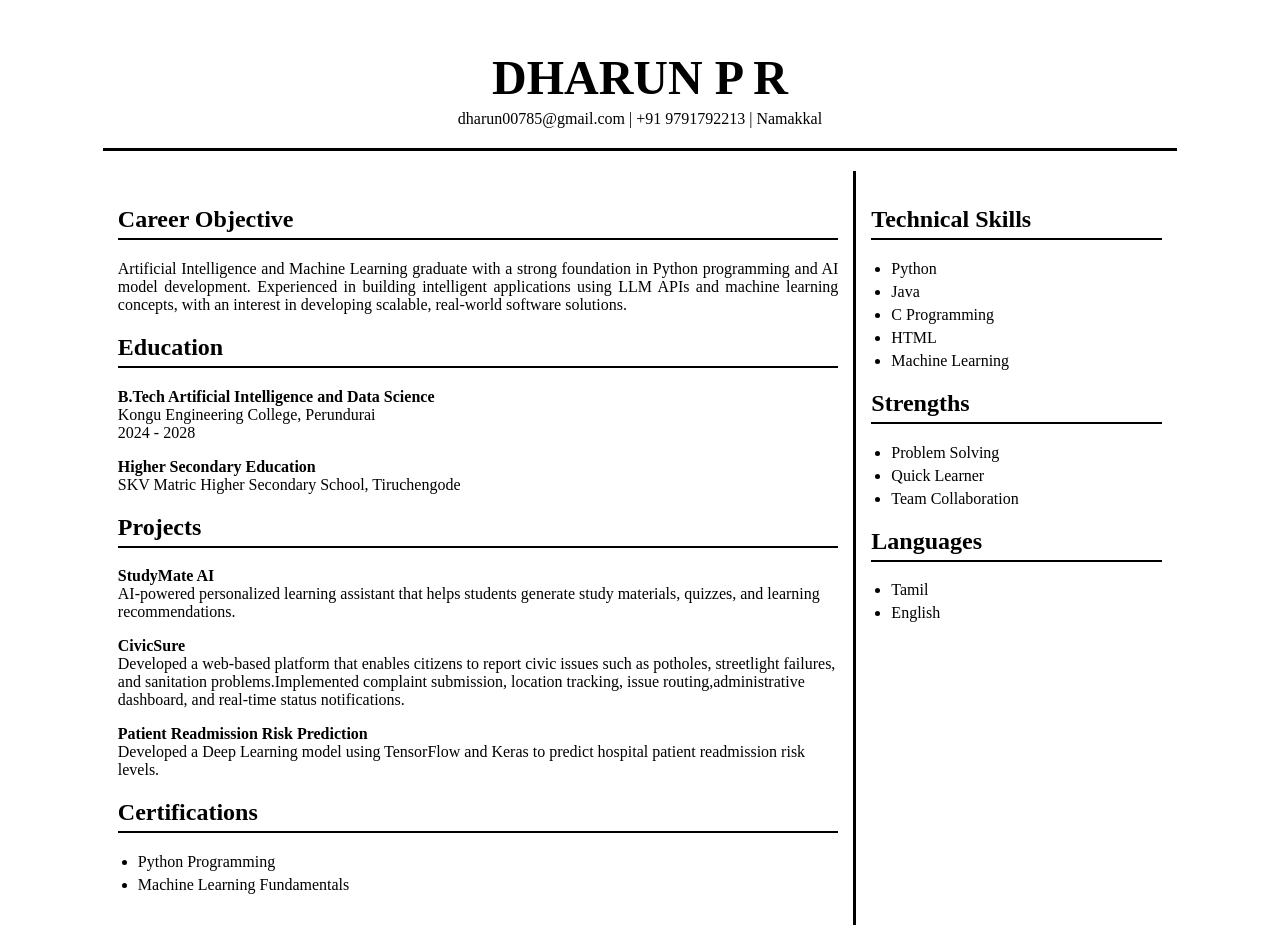
<file: one page resume/index.html>
<!DOCTYPE html>
<html>
<head>
    <title>Resume</title>
    <style>
        h1 {
            margin-top: 50px;
            text-align: center;
            color: #000000;
            font-size: 48px;
            margin-bottom: 5px;
        }

        p {
            text-align: center;
            color: #000000;
            
            margin-top: 0;
        }

        h2 {
            color: #000000;
            border-bottom: 2px solid #000000;
            padding-bottom: 5px;
        }

        hr {
            border: 0;
            border-top: 3px solid #000000;
            width: 85%;
            margin: 20px auto;
        }

        table {
            width: 85%;
            margin: auto;
            border-collapse: collapse;
        }

        td {
            vertical-align: top;
            padding: 15px;
            
            color: #000000;
        }

        ul {
            padding-left: 20px;
        }

        li {
            margin-bottom: 5px;
        }
    </style>
</head>

<body>

    <h1>DHARUN P R</h1>
    <p>
        dharun00785@gmail.com | +91 9791792213 | Namakkal
    </p>

    <hr>

    <table>
        <tr>
            <td style="width:70%; border-right:3px solid #000000;">

                <h2>Career Objective</h2>
                <p style="text-align:justify;">
                    Artificial Intelligence and Machine Learning graduate with a strong foundation in Python programming 
and AI model development. Experienced in building intelligent applications using LLM APIs and machine 
learning concepts, with an interest in developing scalable, real-world software solutions.
                </p>

                <h2>Education</h2>

                <p style="text-align:left;">
                    <b>B.Tech Artificial Intelligence and Data Science</b><br>
                    Kongu Engineering College, Perundurai<br>
                    2024 - 2028
                </p>

                <p style="text-align:left;">
                    <b>Higher Secondary Education</b><br>
                    SKV Matric Higher Secondary School, Tiruchengode
                </p>

                <h2>Projects</h2>

                <p style="text-align:left;">
                    <b>StudyMate AI</b><br>
                    AI-powered personalized learning assistant that helps students generate study materials, quizzes, and learning recommendations.
                </p>

                <p style="text-align:left;">
                    <b>CivicSure</b><br>
                    Developed a web-based platform that enables citizens to report civic issues such as potholes, streetlight failures, and sanitation problems.Implemented complaint submission, location tracking, issue routing,administrative dashboard, and real-time status notifications.
                </p>

                <p style="text-align:left;">
                    <b>Patient Readmission Risk Prediction</b><br>
                    Developed a Deep Learning model using TensorFlow and Keras to predict hospital patient readmission risk levels.
                </p>

                <h2>Certifications</h2>
                <ul>
                    <li>Python Programming</li>
                    <li>Machine Learning Fundamentals</li>
                </ul>

            </td>

            <td style="width:30%;">

                <h2>Technical Skills</h2>
                <ul>
                    <li>Python</li>
                    <li>Java</li>
                    <li>C Programming</li>
                    <li>HTML</li>
                    <li>Machine Learning</li>
                </ul>

                <h2>Strengths</h2>
                <ul>
                    <li>Problem Solving</li>
                    <li>Quick Learner</li>
                    <li>Team Collaboration</li>
                </ul>

                <h2>Languages</h2>
                <ul>
                    <li>Tamil</li>
                    <li>English</li>
                </ul>
            </td>

        </tr>
    </table>

    

</body>
</html>
</file>
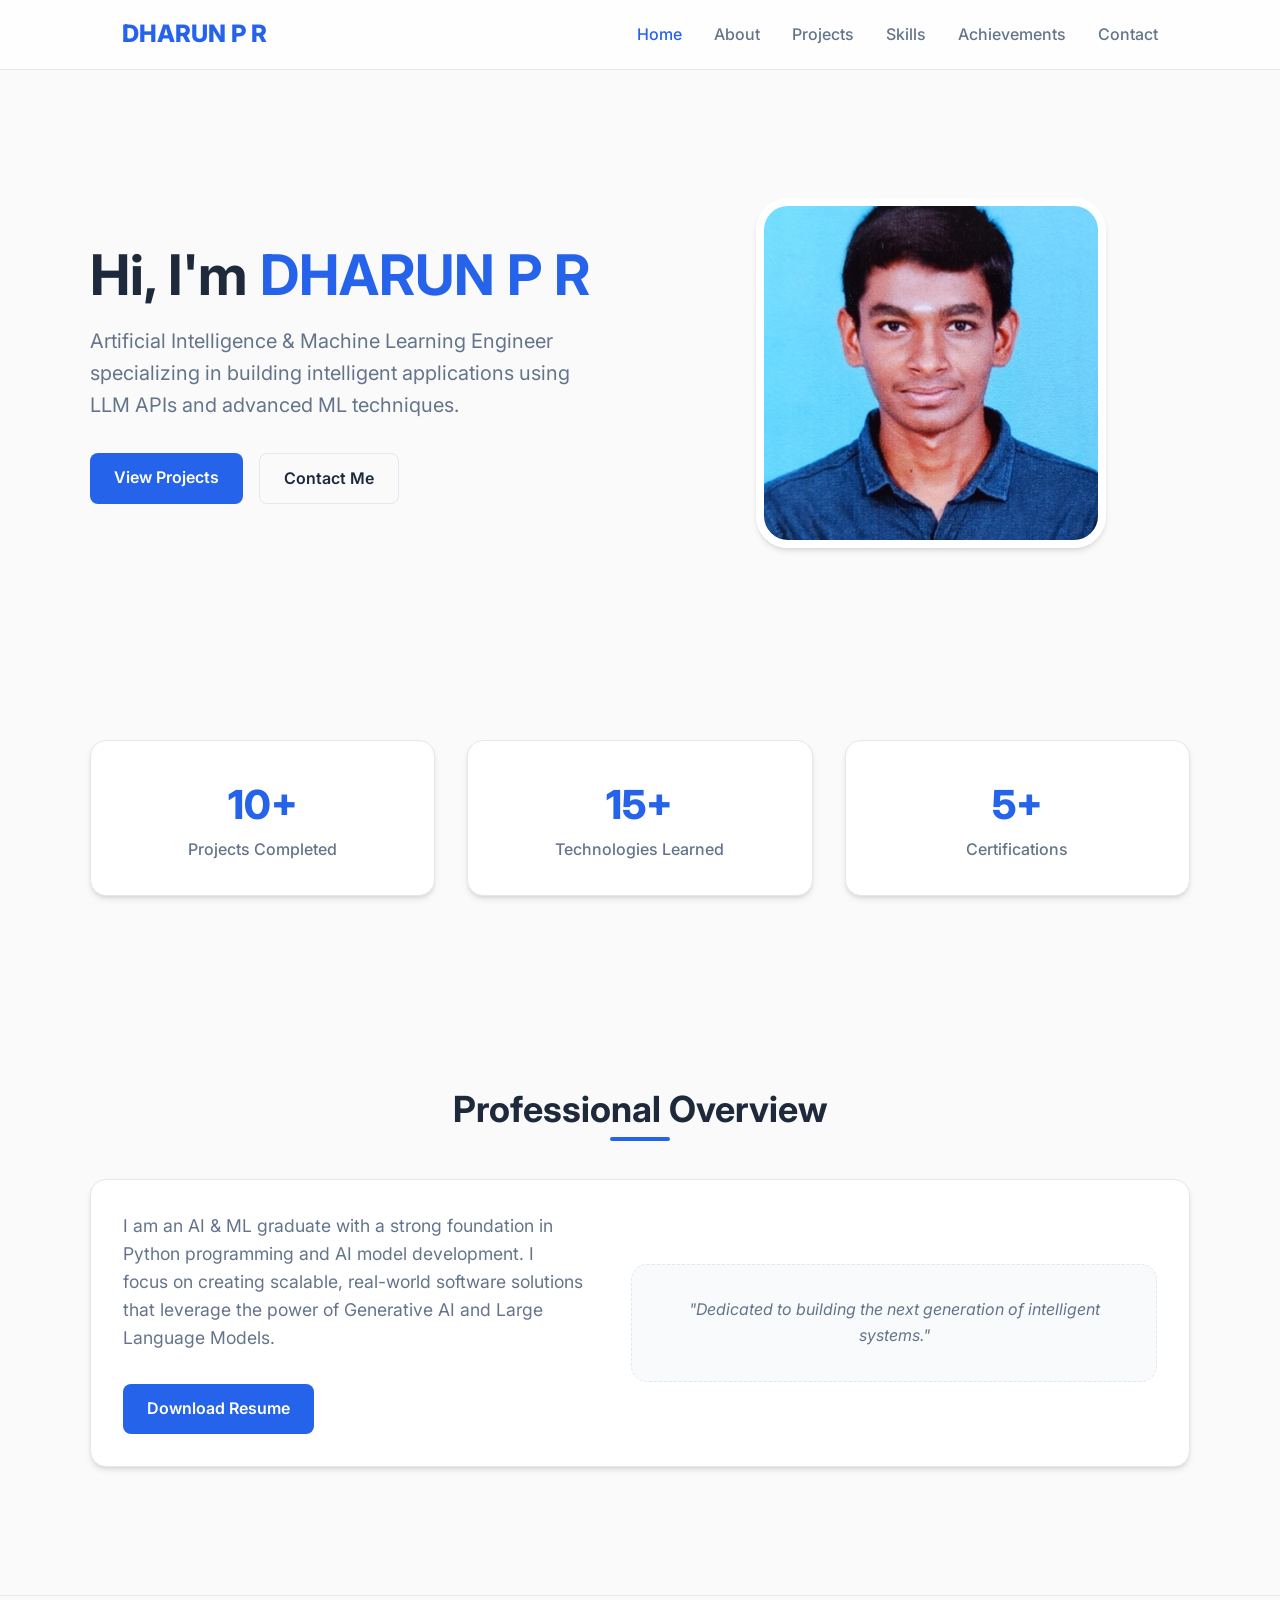
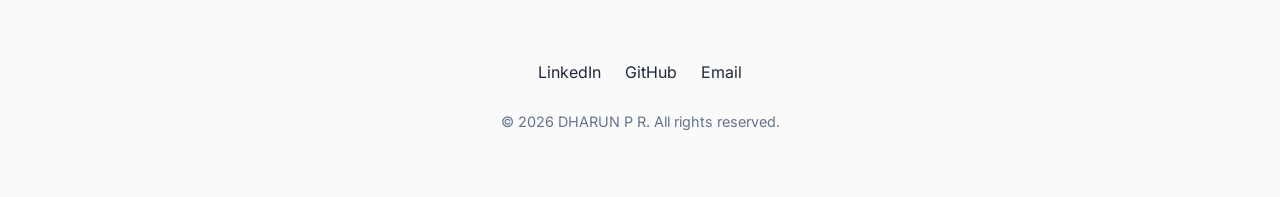
<file: portfolio/index.html>
<!DOCTYPE html>
<html lang="en">
<head>
    <meta charset="UTF-8">
    <meta name="viewport" content="width=device-width, initial-scale=1.0">
    <title>DHARUN P R| AI & ML Engineer Portfolio</title>
    <link rel="stylesheet" href="css/style.css">
    <link rel="preconnect" href="https://fonts.googleapis.com">
    <link rel="preconnect" href="https://fonts.gstatic.com" crossorigin>
    <link href="https://fonts.googleapis.com/css2?family=Inter:wght@400;500;600;700;800&display=swap" rel="stylesheet">
</head>
<body>
    <nav>
        <div class="container nav-content">
            <a href="index.html" class="logo">DHARUN P R</a>
            <ul class="nav-links">
                <li><a href="index.html" class="active">Home</a></li>
                <li><a href="about.html">About</a></li>
                <li><a href="projects.html">Projects</a></li>
                <li><a href="skills.html">Skills</a></li>
                <li><a href="achievements.html">Achievements</a></li>
                <li><a href="contact.html">Contact</a></li>
            </ul>
        </div>
    </nav>

    <header class="container hero">
        <div class="hero-content">
            <h1>Hi, I'm <span style="color: var(--primary-blue);">DHARUN P R</span></h1>
            <p>Artificial Intelligence & Machine Learning Engineer specializing in building intelligent applications using LLM APIs and advanced ML techniques.</p>
            <div style="display: flex; gap: 1rem;">
                <a href="projects.html" class="btn btn-primary">View Projects</a>
                <a href="contact.html" class="btn btn-outline">Contact Me</a>
            </div>
        </div>
        <div class="hero-image">
            <div class="profile-img-container">
                <img src="images/profile(1) photo.jpg" alt="DHARUN P R">
            </div>
        </div>
    </header>

    <section class="container" style="padding: 4rem 0;">
        <div class="stats">
            <div class="card stat-item">
                <span class="stat-number">10+</span>
                <span class="stat-label">Projects Completed</span>
            </div>
            <div class="card stat-item">
                <span class="stat-number">15+</span>
                <span class="stat-label">Technologies Learned</span>
            </div>
            <div class="card stat-item">
                <span class="stat-number">5+</span>
                <span class="stat-label">Certifications</span>
            </div>
        </div>
    </section>

    <section class="container" style="padding: 4rem 0;">
        <h2 class="section-title">Professional Overview</h2>
        <div class="card" style="display: flex; gap: 3rem; align-items: center;">
            <div style="flex: 1;">
                <p style="font-size: 1.1rem; color: var(--text-muted); margin-bottom: 2rem;">
                    I am an AI & ML graduate with a strong foundation in Python programming and AI model development. I focus on creating scalable, real-world software solutions that leverage the power of Generative AI and Large Language Models.
                </p>
                <a href="resume/resume.pdf" class="btn btn-primary" download>Download Resume</a>
            </div>
            <div style="flex: 1; background: #f8fafc; padding: 2rem; border-radius: 1rem; border: 1px dashed var(--border-color);">
                <p style="text-align: center; color: var(--text-muted); font-style: italic;">"Dedicated to building the next generation of intelligent systems."</p>
            </div>
        </div>
    </section>

    <footer>
        <div class="container">
            <div class="footer-socials">
                <a href="https://www.linkedin.com/in/dharun-p-r-123456789/" target="_blank">LinkedIn</a>
                <a href="https://github.com/dharunpr" target="_blank">GitHub</a>
                <a href="mailto:dharun00785@gmail.com">Email</a>
            </div>
            <p class="footer-text">&copy; 2026 DHARUN P R. All rights reserved.</p>
        </div>
    </footer>
</body>
</html>
</file>
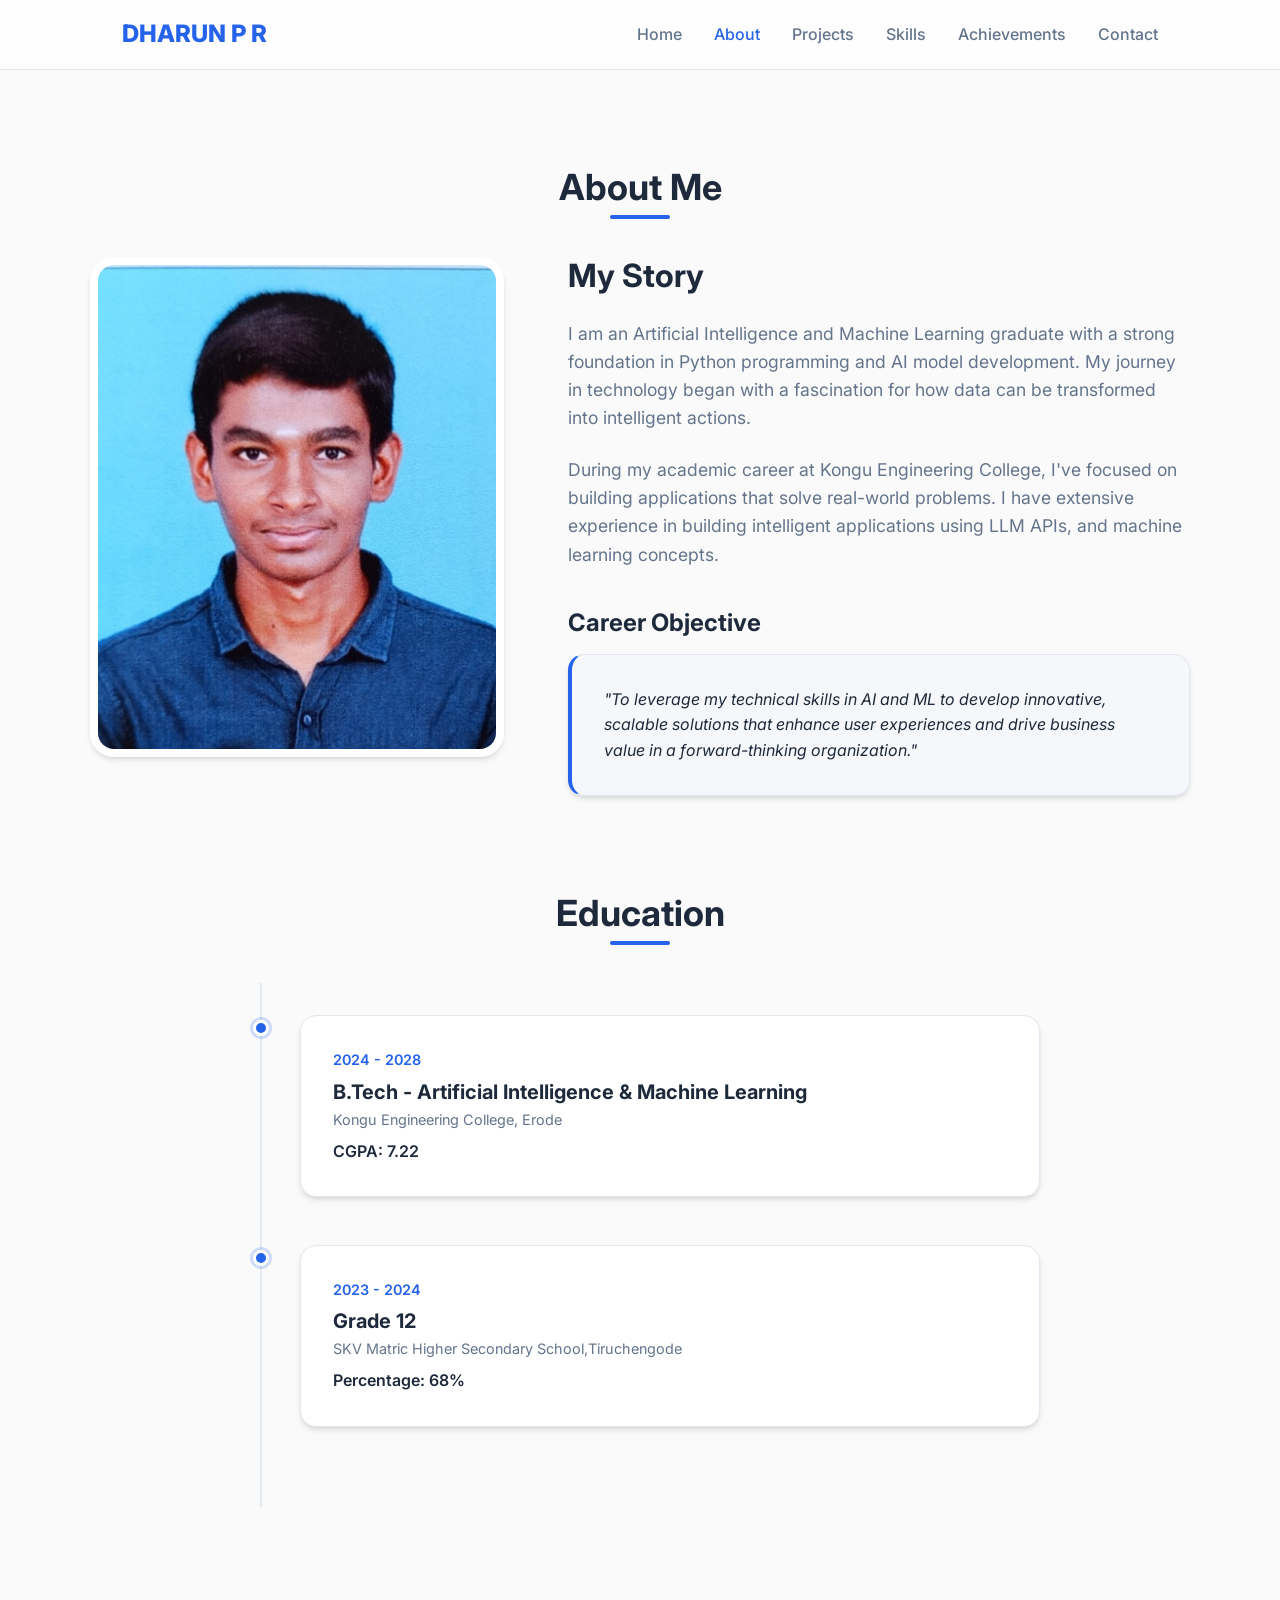
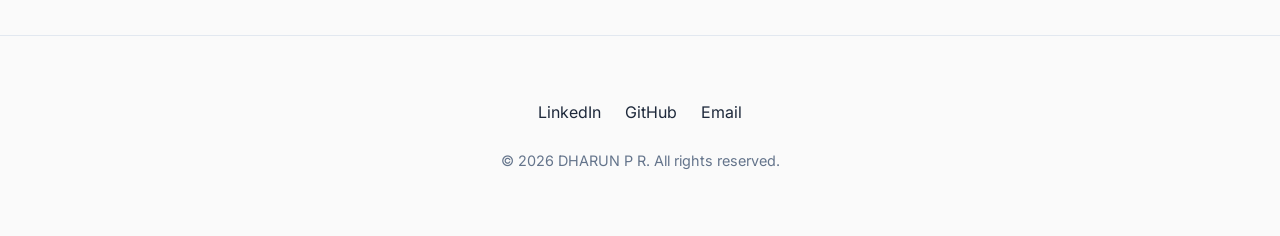
<file: portfolio/about.html>
<!DOCTYPE html>
<html lang="en">
<head>
    <meta charset="UTF-8">
    <meta name="viewport" content="width=device-width, initial-scale=1.0">
    <title>About Me | DHARUN P R</title>
    <link rel="stylesheet" href="css/style.css">
    <link rel="preconnect" href="https://fonts.googleapis.com">
    <link rel="preconnect" href="https://fonts.gstatic.com" crossorigin>
    <link href="https://fonts.googleapis.com/css2?family=Inter:wght@400;500;600;700;800&display=swap" rel="stylesheet">
</head>
<body>
    <nav>
        <div class="container nav-content">
            <a href="index.html" class="logo">DHARUN P R</a>
            <ul class="nav-links">
                <li><a href="index.html">Home</a></li>
                <li><a href="about.html" class="active">About</a></li>
                <li><a href="projects.html">Projects</a></li>
                <li><a href="skills.html">Skills</a></li>
                <li><a href="achievements.html">Achievements</a></li>
                <li><a href="contact.html">Contact</a></li>
            </ul>
        </div>
    </nav>

    <section class="container" style="padding: 6rem 0 4rem;">
        <h2 class="section-title">About Me</h2>
        <div style="display: flex; gap: 4rem; align-items: flex-start; margin-bottom: 6rem;">
            <div style="flex: 1;">
                <div class="profile-img-container" style="width: 100%; height: 500px; border-radius: 1.5rem;">
                    <img src="images/profile(1) photo.jpg" alt="DHARUN P R" style="object-position: center top;">
                </div>
            </div>
            <div style="flex: 1.5;">
                <h3 style="font-size: 2rem; margin-bottom: 1.5rem;">My Story</h3>
                <p style="margin-bottom: 1.5rem; font-size: 1.1rem; color: var(--text-muted);">
                    I am an Artificial Intelligence and Machine Learning graduate with a strong foundation in Python programming and AI model development. My journey in technology began with a fascination for how data can be transformed into intelligent actions.
                </p>
                <p style="margin-bottom: 1.5rem; font-size: 1.1rem; color: var(--text-muted);">
                    During my academic career at Kongu Engineering College, I've focused on building applications that solve real-world problems. I have extensive experience in building intelligent applications using LLM APIs, and machine learning concepts.
                </p>
                <h3 style="font-size: 1.5rem; margin-top: 2.5rem; margin-bottom: 1rem;">Career Objective</h3>
                <div class="card" style="background: rgba(37, 99, 235, 0.02); border-left: 4px solid var(--primary-blue);">
                    <p style="font-style: italic; color: var(--text-main);">
                        "To leverage my technical skills in AI and ML to develop innovative, scalable solutions that enhance user experiences and drive business value in a forward-thinking organization."
                    </p>
                </div>
            </div>
        </div>

        <h2 class="section-title">Education</h2>
        <div class="timeline">
            <div class="timeline-item">
                <div class="timeline-dot"></div>
                <div class="timeline-content card">
                    <span class="timeline-date">2024 - 2028</span>
                    <h3>B.Tech - Artificial Intelligence & Machine Learning</h3>
                    <p class="timeline-location">Kongu Engineering College, Erode</p>
                    <p style="margin-top: 0.5rem; font-weight: 600; color: var(--text-main);">CGPA: 7.22</p>
                </div>
            </div>
            <div class="timeline-item">
                <div class="timeline-dot"></div>
                <div class="timeline-content card">
                    <span class="timeline-date">2023 - 2024</span>
                    <h3>Grade 12</h3>
                    <p class="timeline-location">SKV Matric Higher Secondary School,Tiruchengode</p>
                    <p style="margin-top: 0.5rem; font-weight: 600; color: var(--text-main);">Percentage: 68%</p>
                </div>
            </div>
        </div>
    </section>

    <footer>
        <div class="container">
            <div class="footer-socials">
                <a href="https://www.linkedin.com/in/dharun-p-r-123456789/" target="_blank">LinkedIn</a>
                <a href="https://github.com/dharunpr" target="_blank">GitHub</a>
                <a href="mailto:dharun00785@gmail.com">Email</a>
            </div>
            <p class="footer-text">&copy; 2026 DHARUN P R. All rights reserved.</p>
        </div>
    </footer>
</body>
</html>
</file>
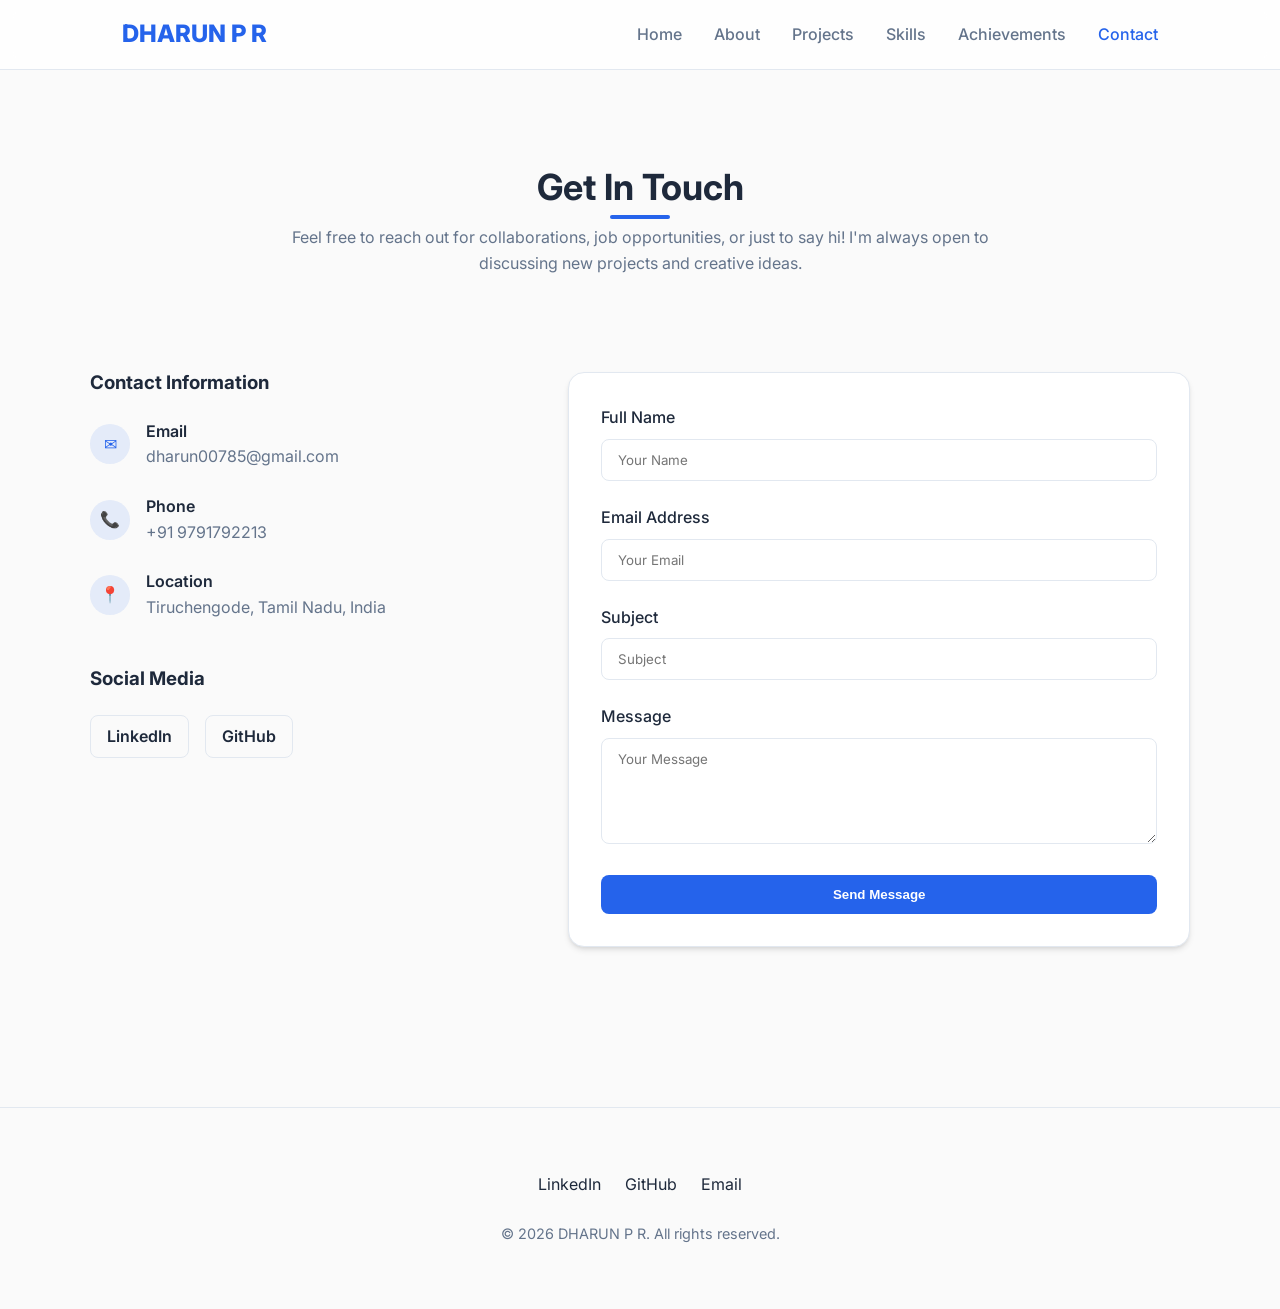
<file: portfolio/contact.html>
<!DOCTYPE html>
<html lang="en">
<head>
    <meta charset="UTF-8">
    <meta name="viewport" content="width=device-width, initial-scale=1.0">
    <title>Contact | DHARUN P R</title>
    <link rel="stylesheet" href="css/style.css">
    <link rel="preconnect" href="https://fonts.googleapis.com">
    <link rel="preconnect" href="https://fonts.gstatic.com" crossorigin>
    <link href="https://fonts.googleapis.com/css2?family=Inter:wght@400;500;600;700;800&display=swap" rel="stylesheet">
</head>
<body>
    <nav>
        <div class="container nav-content">
            <a href="index.html" class="logo">DHARUN P R</a>
            <ul class="nav-links">
                <li><a href="index.html">Home</a></li>
                <li><a href="about.html">About</a></li>
                <li><a href="projects.html">Projects</a></li>
                <li><a href="skills.html">Skills</a></li>
                <li><a href="achievements.html">Achievements</a></li>
                <li><a href="contact.html" class="active">Contact</a></li>
            </ul>
        </div>
    </nav>

    <section class="container" style="padding: 6rem 0 4rem;">
        <h2 class="section-title">Get In Touch</h2>
        <p style="text-align: center; color: var(--text-muted); max-width: 700px; margin: -2rem auto 4rem;">
            Feel free to reach out for collaborations, job opportunities, or just to say hi! I'm always open to discussing new projects and creative ideas.
        </p>

        <div class="contact-container">
            <div class="contact-info">
                <h3>Contact Information</h3>
                <div class="contact-method">
                    <div class="contact-icon">✉</div>
                    <div>
                        <p style="font-weight: 600;">Email</p>
                        <p style="color: var(--text-muted);">dharun00785@gmail.com</p>
                    </div>
                </div>
                <div class="contact-method">
                    <div class="contact-icon">📞</div>
                    <div>
                        <p style="font-weight: 600;">Phone</p>
                        <p style="color: var(--text-muted);">+91 9791792213</p>
                    </div>
                </div>
                <div class="contact-method">
                    <div class="contact-icon">📍</div>
                    <div>
                        <p style="font-weight: 600;">Location</p>
                        <p style="color: var(--text-muted);">Tiruchengode, Tamil Nadu, India</p>
                    </div>
                </div>
                <div style="margin-top: 3rem;">
                    <h3>Social Media</h3>
                    <div style="display: flex; gap: 1rem; margin-top: 1rem;">
                        <a href="https://www.linkedin.com/in/dharun-p-r-123456789/" target="_blank" class="btn btn-outline" style="padding: 0.5rem 1rem;">LinkedIn</a>
                        <a href="https://github.com/dharunpr" target="_blank" class="btn btn-outline" style="padding: 0.5rem 1rem;">GitHub</a>
                    </div>
                </div>
            </div>

            <div class="card">
                <form action="#" method="POST">
                    <div class="form-group">
                        <label for="name">Full Name</label>
                        <input type="text" id="name" name="name" class="form-control" placeholder="Your Name" required>
                    </div>
                    <div class="form-group">
                        <label for="email">Email Address</label>
                        <input type="email" id="email" name="email" class="form-control" placeholder="Your Email" required>
                    </div>
                    <div class="form-group">
                        <label for="subject">Subject</label>
                        <input type="text" id="subject" name="subject" class="form-control" placeholder="Subject" required>
                    </div>
                    <div class="form-group">
                        <label for="message">Message</label>
                        <textarea id="message" name="message" class="form-control" rows="5" placeholder="Your Message" required></textarea>
                    </div>
                    <button type="submit" class="btn btn-primary" style="width: 100%;">Send Message</button>
                </form>
            </div>
        </div>
    </section>

    <footer>
        <div class="container">
            <div class="footer-socials">
                <a href="https://www.linkedin.com/in/dharun-p-r-123456789/" target="_blank">LinkedIn</a>
                <a href="https://github.com/dharunpr" target="_blank">GitHub</a>
                <a href="mailto:dharun00785@gmail.com">Email</a>
            </div>
            <p class="footer-text">&copy; 2026 DHARUN P R. All rights reserved.</p>
        </div>
    </footer>
</body>
</html>
</file>
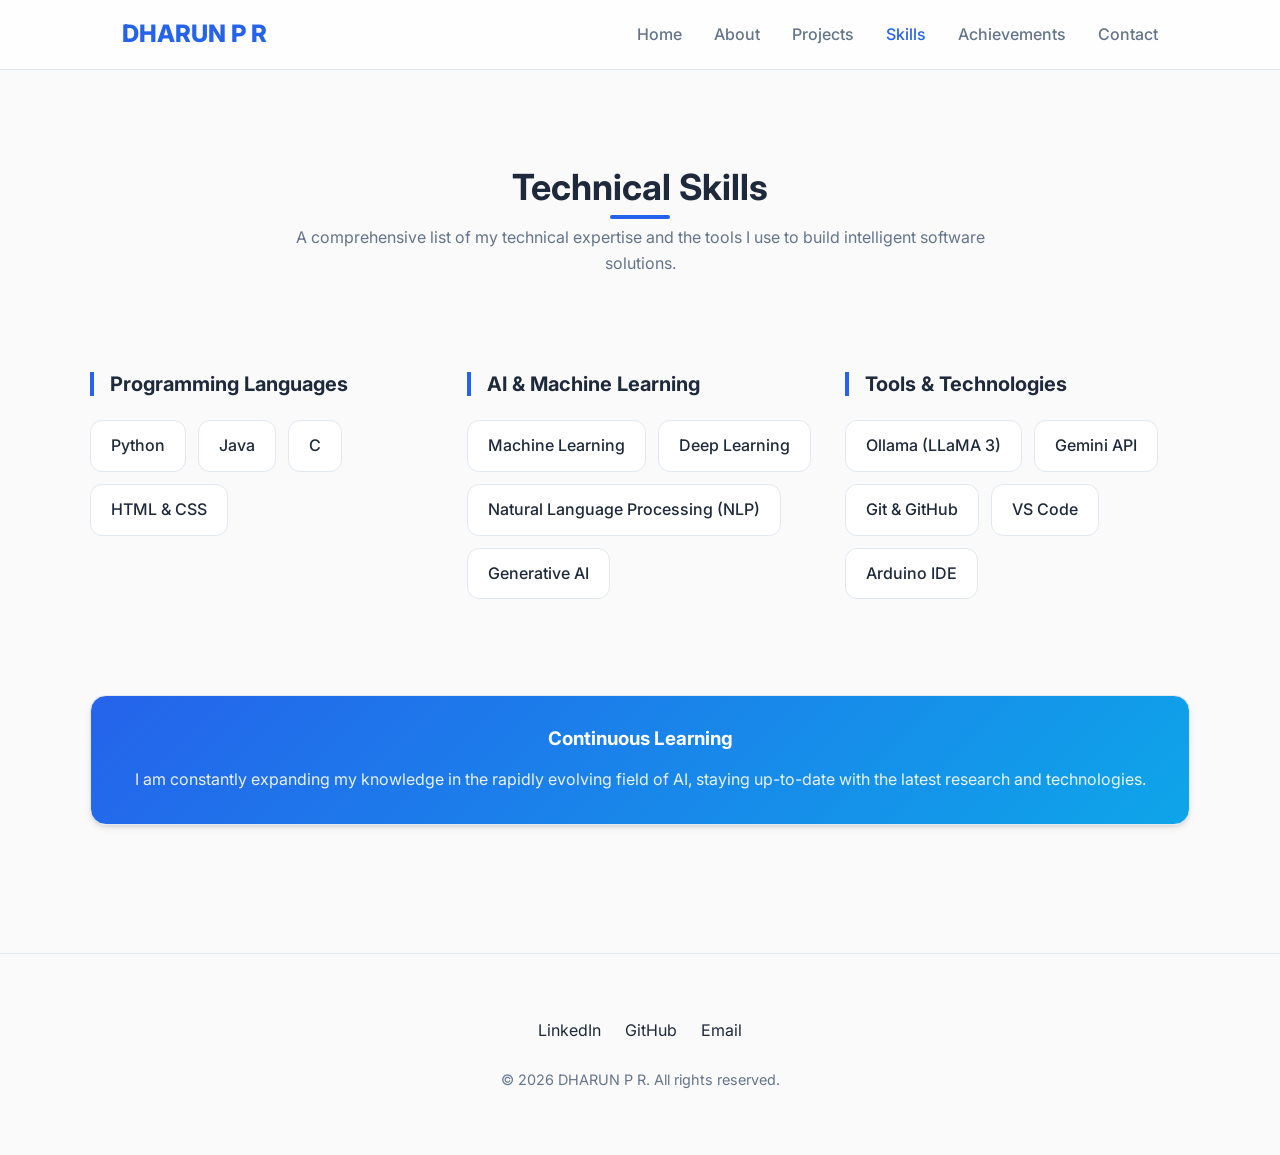
<file: portfolio/skills.html>
<!DOCTYPE html>
<html lang="en">
<head>
    <meta charset="UTF-8">
    <meta name="viewport" content="width=device-width, initial-scale=1.0">
    <title>Skills | DHARUN P R</title>
    <link rel="stylesheet" href="css/style.css">
    <link rel="preconnect" href="https://fonts.googleapis.com">
    <link rel="preconnect" href="https://fonts.gstatic.com" crossorigin>
    <link href="https://fonts.googleapis.com/css2?family=Inter:wght@400;500;600;700;800&display=swap" rel="stylesheet">
</head>
<body>
    <nav>
        <div class="container nav-content">
            <a href="index.html" class="logo">DHARUN P R</a>
            <ul class="nav-links">
                <li><a href="index.html">Home</a></li>
                <li><a href="about.html">About</a></li>
                <li><a href="projects.html">Projects</a></li>
                <li><a href="skills.html" class="active">Skills</a></li>
                <li><a href="achievements.html">Achievements</a></li>
                <li><a href="contact.html">Contact</a></li>
            </ul>
        </div>
    </nav>

    <section class="container" style="padding: 6rem 0 4rem;">
        <h2 class="section-title">Technical Skills</h2>
        <p style="text-align: center; color: var(--text-muted); max-width: 700px; margin: -2rem auto 4rem;">
            A comprehensive list of my technical expertise and the tools I use to build intelligent software solutions.
        </p>

        <div class="skills-container">
            <!-- Programming Languages -->
            <div class="skill-group">
                <h3>Programming Languages</h3>
                <div class="skill-list">
                    <div class="skill-card">Python</div>
                    <div class="skill-card">Java</div>
                    <div class="skill-card">C</div>
                    <div class="skill-card">HTML & CSS</div>
                </div>
            </div>

            <!-- AI & ML -->
            <div class="skill-group">
                <h3>AI & Machine Learning</h3>
                <div class="skill-list">
                    <div class="skill-card">Machine Learning</div>
                    <div class="skill-card">Deep Learning</div>
                    <div class="skill-card">Natural Language Processing (NLP)</div>
                    <div class="skill-card">Generative AI</div>
                </div>
            </div>

            <!-- Tools & Technologies -->
            <div class="skill-group">
                <h3>Tools & Technologies</h3>
                <div class="skill-list">
                    <div class="skill-card">Ollama (LLaMA 3)</div>
                    <div class="skill-card">Gemini API</div>
                    <div class="skill-card">Git & GitHub</div>
                    <div class="skill-card">VS Code</div>
                    <div class="skill-card">Arduino IDE</div>
                </div>
            </div>
        </div>

        <div class="card" style="margin-top: 4rem; text-align: center; background: linear-gradient(135deg, #2563EB 0%, #0EA5E9 100%); color: white;">
            <h3 style="margin-bottom: 1rem;">Continuous Learning</h3>
            <p style="opacity: 0.9;">I am constantly expanding my knowledge in the rapidly evolving field of AI, staying up-to-date with the latest research and technologies.</p>
        </div>
    </section>

    <footer>
        <div class="container">
            <div class="footer-socials">
                <a href="https://www.linkedin.com/in/dharun-p-r-123456789/" target="_blank">LinkedIn</a>
                <a href="https://github.com/dharunpr" target="_blank">GitHub</a>
                <a href="mailto:dharun00785@gmail.com">Email</a>
            </div>
            <p class="footer-text">&copy; 2026 DHARUN P R. All rights reserved.</p>
        </div>
    </footer>
</body>
</html>
</file>
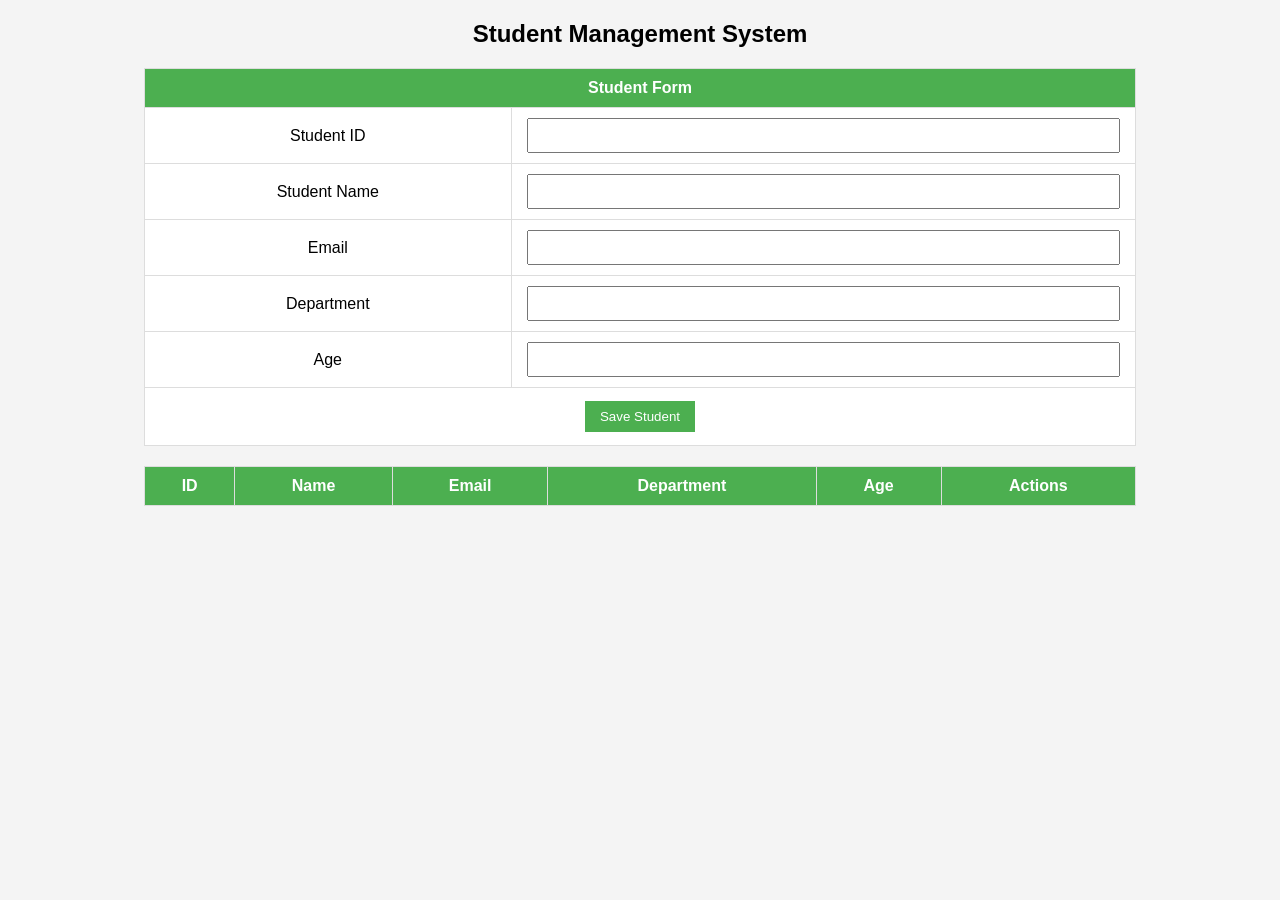
<file: student management(CRUD)/index3.html>
<!DOCTYPE html>
<html>
<head>
    <title>Student CRUD Application</title>
    <style>
        body {
            font-family: Arial, sans-serif;
            background-color: #f4f4f4;
            margin: 20px;
        }

        h2 {
            text-align: center;
        }

        table {
            width: 80%;
            margin: 20px auto;
            border-collapse: collapse;
            background: white;
        }

        th, td {
            border: 1px solid #ddd;
            padding: 10px;
            text-align: center;
        }

        th {
            background-color: #4CAF50;
            color: white;
        }

        input {
            width: 95%;
            padding: 8px;
        }

        button {
            padding: 8px 15px;
            margin: 3px;
            cursor: pointer;
            border: none;
            color: white;
        }

        .add-btn {
            background-color: #4CAF50;
        }

        .edit-btn {
            background-color: #2196F3;
        }

        .delete-btn {
            background-color: #f44336;
        }
    </style>
</head>
<body>

<h2>Student Management System</h2>

<!-- Top Table - Form -->
<table>
    <tr>
        <th colspan="2">Student Form</th>
    </tr>
    <tr>
        <td>Student ID</td>
        <td><input type="text" id="sid"></td>
    </tr>
    <tr>
        <td>Student Name</td>
        <td><input type="text" id="sname"></td>
    </tr>
    <tr>
        <td>Email</td>
        <td><input type="email" id="email"></td>
    </tr>
    <tr>
        <td>Department</td>
        <td><input type="text" id="dept"></td>
    </tr>
    <tr>
        <td>Age</td>
        <td><input type="number" id="age"></td>
    </tr>
    <tr>
        <td colspan="2">
            <button class="add-btn" onclick="saveStudent()">Save Student</button>
        </td>
    </tr>
</table>

<!-- Bottom Table - Records -->
<table id="studentTable">
    <thead>
        <tr>
            <th>ID</th>
            <th>Name</th>
            <th>Email</th>
            <th>Department</th>
            <th>Age</th>
            <th>Actions</th>
        </tr>
    </thead>
    <tbody></tbody>
</table>

<script>
    let students = [];
    let editIndex = -1;

    function saveStudent() {
        let id = document.getElementById("sid").value;
        let name = document.getElementById("sname").value;
        let mail = document.getElementById("email").value;
        let dept = document.getElementById("dept").value;
        let age = document.getElementById("age").value;

        if (id === "" || name === "" || mail === "" || dept === "" || age === "") {
            alert("Please fill all fields");
            return;
        }

        let student = {
            id: id,
            name: name,
            mail: mail,
            dept: dept,
            age: age
        };

        if (editIndex === -1) {
            students.push(student);
        } else {
            students[editIndex] = student;
            editIndex = -1;
        }

        clearForm();
        displayStudents();
    }

    function displayStudents() {
        let tbody = document.querySelector("#studentTable tbody");
        tbody.innerHTML = "";

        students.forEach((student, index) => {
            let row = `
                <tr>
                    <td>${student.id}</td>
                    <td>${student.name}</td>
                    <td>${student.mail}</td>
                    <td>${student.dept}</td>
                    <td>${student.age}</td>
                    <td>
                        <button class="edit-btn" onclick="editStudent(${index})">
                            Edit
                        </button>
                        <button class="delete-btn" onclick="deleteStudent(${index})">
                            Delete
                        </button>
                    </td>
                </tr>
            `;
            tbody.innerHTML += row;
        });
    }

    function editStudent(index) {
        document.getElementById("sid").value = students[index].id;
        document.getElementById("sname").value = students[index].name;
        document.getElementById("email").value = students[index].mail;
        document.getElementById("dept").value = students[index].dept;
        document.getElementById("age").value = students[index].age;

        editIndex = index;
    }

    function deleteStudent(index) {
        if (confirm("Are you sure you want to delete this student?")) {
            students.splice(index, 1);
            displayStudents();
        }
    }

    function clearForm() {
        document.getElementById("sid").value = "";
        document.getElementById("sname").value = "";
        document.getElementById("email").value = "";
        document.getElementById("dept").value = "";
        document.getElementById("age").value = "";
    }
</script>

</body>
</html>
</file>
<file: portfolio/css/style.css>
/* Global Styles */
:root {
    --bg-color: #FAFAFA;
    --card-bg: #FFFFFF;
    --primary-blue: #2563EB;
    --accent-blue: #0EA5E9;
    --text-main: #1E293B;
    --text-muted: #64748B;
    --border-color: #E2E8F0;
    --shadow: 0 4px 6px -1px rgb(0 0 0 / 0.1), 0 2px 4px -2px rgb(0 0 0 / 0.1);
    --shadow-hover: 0 10px 15px -3px rgb(0 0 0 / 0.1), 0 4px 6px -4px rgb(0 0 0 / 0.1);
    --transition: all 0.3s ease;
}

* {
    margin: 0;
    padding: 0;
    box-sizing: border-box;
}

body {
    font-family: 'Inter', -apple-system, BlinkMacSystemFont, "Segoe UI", Roboto, Helvetica, Arial, sans-serif;
    background-color: var(--bg-color);
    color: var(--text-main);
    line-height: 1.6;
    overflow-x: hidden;
}

a {
    text-decoration: none;
    color: inherit;
    transition: var(--transition);
}

ul {
    list-style: none;
}

img {
    max-width: 100%;
    display: block;
}

.container {
    max-width: 1100px;
    margin: 0 auto;
    padding: 0 2rem;
}

/* Typography */
h1, h2, h3, h4 {
    font-weight: 700;
    line-height: 1.2;
}

.section-title {
    font-size: 2.25rem;
    margin-bottom: 3rem;
    text-align: center;
    position: relative;
}

.section-title::after {
    content: '';
    position: absolute;
    bottom: -10px;
    left: 50%;
    transform: translateX(-50%);
    width: 60px;
    height: 4px;
    background: var(--primary-blue);
    border-radius: 2px;
}

/* Navigation */
nav {
    background-color: rgba(255, 255, 255, 0.8);
    backdrop-filter: blur(10px);
    border-bottom: 1px solid var(--border-color);
    position: sticky;
    top: 0;
    z-index: 1000;
    height: 70px;
    display: flex;
    align-items: center;
}

.nav-content {
    display: flex;
    justify-content: space-between;
    align-items: center;
    width: 100%;
}

.logo {
    font-size: 1.5rem;
    font-weight: 800;
    color: var(--primary-blue);
}

.nav-links {
    display: flex;
    gap: 2rem;
}

.nav-links a {
    font-weight: 500;
    color: var(--text-muted);
}

.nav-links a:hover, .nav-links a.active {
    color: var(--primary-blue);
}

/* Buttons */
.btn {
    display: inline-block;
    padding: 0.75rem 1.5rem;
    border-radius: 0.5rem;
    font-weight: 600;
    cursor: pointer;
    transition: var(--transition);
    border: none;
}

.btn-primary {
    background-color: var(--primary-blue);
    color: white;
}

.btn-primary:hover {
    background-color: #1d4ed8;
    transform: translateY(-2px);
    box-shadow: var(--shadow);
}

.btn-outline {
    background-color: transparent;
    border: 1px solid var(--border-color);
    color: var(--text-main);
}

.btn-outline:hover {
    border-color: var(--primary-blue);
    color: var(--primary-blue);
    background-color: rgba(37, 99, 235, 0.05);
}

/* Hero Section */
.hero {
    padding: 8rem 0 4rem;
    display: flex;
    align-items: center;
    gap: 4rem;
}

.hero-content {
    flex: 1;
}

.hero-content h1 {
    font-size: 3.5rem;
    margin-bottom: 1rem;
}

.hero-content p {
    font-size: 1.25rem;
    color: var(--text-muted);
    margin-bottom: 2rem;
}

.hero-image {
    flex: 1;
    display: flex;
    justify-content: center;
}

.profile-img-container {
    width: 350px;
    height: 350px;
    border-radius: 2rem;
    overflow: hidden;
    box-shadow: var(--shadow);
    border: 8px solid white;
}

.profile-img-container img {
    width: 100%;
    height: 100%;
    object-fit: cover;
}

/* Cards */
.card {
    background: var(--card-bg);
    border: 1px solid var(--border-color);
    border-radius: 1rem;
    padding: 2rem;
    box-shadow: var(--shadow);
    transition: var(--transition);
}

.card:hover {
    transform: translateY(-5px);
    box-shadow: var(--shadow-hover);
}

/* Stats Section */
.stats {
    padding: 4rem 0;
    display: grid;
    grid-template-columns: repeat(3, 1fr);
    gap: 2rem;
}

.stat-item {
    text-align: center;
}

.stat-number {
    display: block;
    font-size: 2.5rem;
    font-weight: 800;
    color: var(--primary-blue);
}

.stat-label {
    color: var(--text-muted);
    font-weight: 500;
}

/* Projects */
.projects-grid {
    display: grid;
    grid-template-columns: repeat(auto-fill, minmax(450px, 1fr));
    gap: 2.5rem;
    padding: 2rem 0;
}

.project-card {
    padding: 0;
    overflow: hidden;
}

.project-img {
    height: 250px;
    background-color: #f1f5f9;
    border-bottom: 1px solid var(--border-color);
    display: flex;
    align-items: center;
    justify-content: center;
    color: var(--text-muted);
    font-weight: 600;
}

.project-info {
    padding: 2rem;
}

.project-tags {
    display: flex;
    flex-wrap: wrap;
    gap: 0.5rem;
    margin-bottom: 1rem;
}

.tag {
    background: rgba(37, 99, 235, 0.1);
    color: var(--primary-blue);
    padding: 0.25rem 0.75rem;
    border-radius: 1rem;
    font-size: 0.75rem;
    font-weight: 600;
}

.project-info h3 {
    margin-bottom: 0.75rem;
}

.project-info p {
    color: var(--text-muted);
    margin-bottom: 1.5rem;
    font-size: 0.95rem;
}

.project-links {
    display: flex;
    gap: 1rem;
}

/* Skills */
.skills-container {
    display: grid;
    grid-template-columns: repeat(auto-fill, minmax(300px, 1fr));
    gap: 2rem;
    padding: 2rem 0;
}

.skill-group h3 {
    margin-bottom: 1.5rem;
    font-size: 1.25rem;
    color: var(--text-main);
    border-left: 4px solid var(--primary-blue);
    padding-left: 1rem;
}

.skill-list {
    display: flex;
    flex-wrap: wrap;
    gap: 0.75rem;
}

.skill-card {
    background: white;
    border: 1px solid var(--border-color);
    padding: 0.75rem 1.25rem;
    border-radius: 0.75rem;
    display: flex;
    align-items: center;
    gap: 0.75rem;
    font-weight: 500;
    transition: var(--transition);
}

.skill-card:hover {
    border-color: var(--primary-blue);
    color: var(--primary-blue);
}

/* Timeline */
.timeline {
    position: relative;
    max-width: 800px;
    margin: 0 auto;
    padding: 2rem 0;
}

.timeline::before {
    content: '';
    position: absolute;
    width: 2px;
    background: var(--border-color);
    top: 0;
    bottom: 0;
    left: 20px;
}

.timeline-item {
    position: relative;
    padding-left: 60px;
    margin-bottom: 3rem;
}

.timeline-dot {
    position: absolute;
    width: 16px;
    height: 16px;
    background: var(--primary-blue);
    border-radius: 50%;
    left: 13px;
    top: 5px;
    border: 3px solid white;
    box-shadow: 0 0 0 3px rgba(37, 99, 235, 0.2);
}

.timeline-content h3 {
    font-size: 1.25rem;
    margin-bottom: 0.25rem;
}

.timeline-date {
    display: block;
    color: var(--primary-blue);
    font-weight: 600;
    font-size: 0.9rem;
    margin-bottom: 0.5rem;
}

.timeline-location {
    color: var(--text-muted);
    font-size: 0.9rem;
}

/* Contact Form */
.contact-container {
    display: grid;
    grid-template-columns: 1fr 1.5fr;
    gap: 4rem;
    padding: 2rem 0;
}

.contact-info h3 {
    margin-bottom: 1.5rem;
}

.contact-method {
    display: flex;
    align-items: center;
    gap: 1rem;
    margin-bottom: 1.5rem;
}

.contact-icon {
    width: 40px;
    height: 40px;
    background: rgba(37, 99, 235, 0.1);
    color: var(--primary-blue);
    border-radius: 50%;
    display: flex;
    align-items: center;
    justify-content: center;
}

.form-group {
    margin-bottom: 1.5rem;
}

.form-group label {
    display: block;
    margin-bottom: 0.5rem;
    font-weight: 500;
}

.form-control {
    width: 100%;
    padding: 0.75rem 1rem;
    border: 1px solid var(--border-color);
    border-radius: 0.5rem;
    background: white;
    font-family: inherit;
    transition: var(--transition);
}

.form-control:focus {
    outline: none;
    border-color: var(--primary-blue);
    box-shadow: 0 0 0 3px rgba(37, 99, 235, 0.1);
}

/* Footer */
footer {
    padding: 4rem 0;
    border-top: 1px solid var(--border-color);
    text-align: center;
    margin-top: 4rem;
}

.footer-socials {
    display: flex;
    justify-content: center;
    gap: 1.5rem;
    margin-bottom: 1.5rem;
}

.footer-text {
    color: var(--text-muted);
    font-size: 0.9rem;
}

/* Responsive */
@media (max-width: 992px) {
    .hero {
        flex-direction: column-reverse;
        text-align: center;
        padding: 4rem 0;
    }
    
    .hero-content h1 {
        font-size: 2.5rem;
    }
    
    .contact-container {
        grid-template-columns: 1fr;
    }
}

@media (max-width: 768px) {
    .nav-links {
        display: none;
    }
    
    .stats {
        grid-template-columns: 1fr;
    }
    
    .projects-grid {
        grid-template-columns: 1fr;
    }
}
</file>
